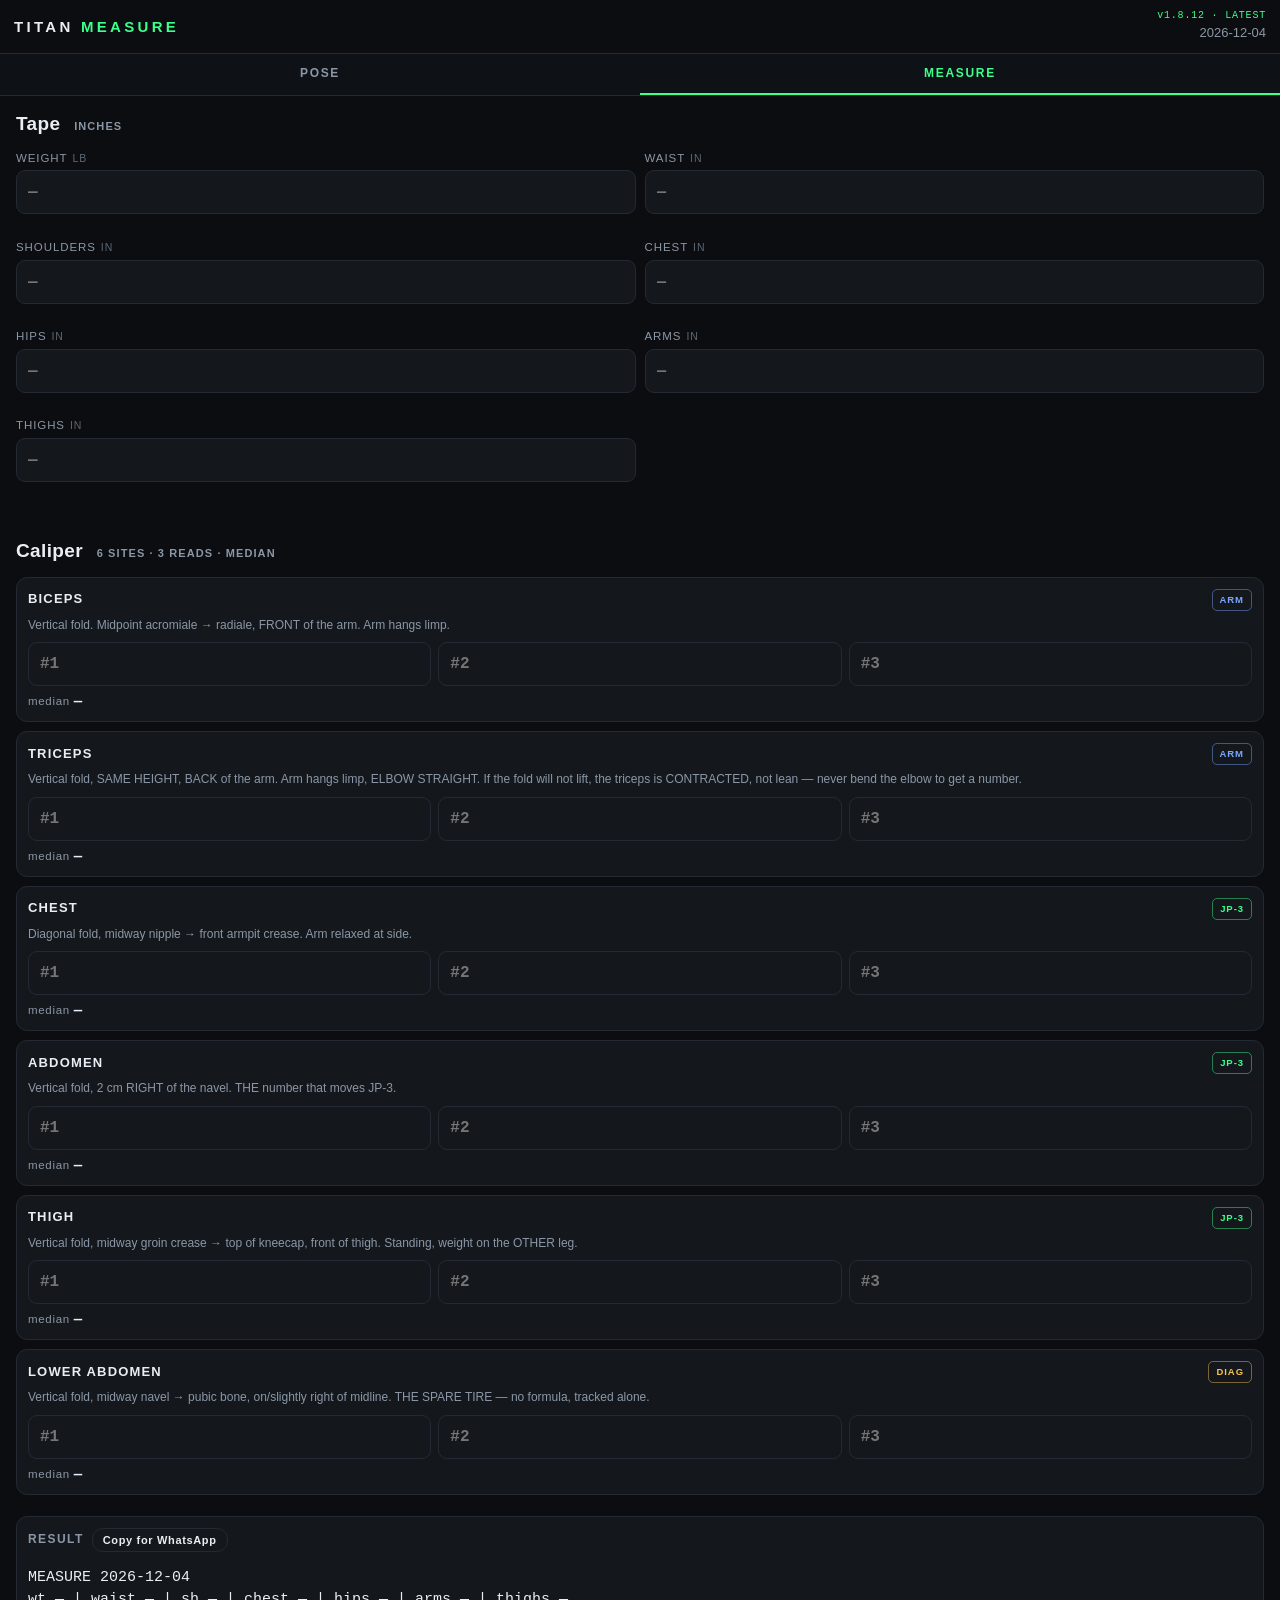
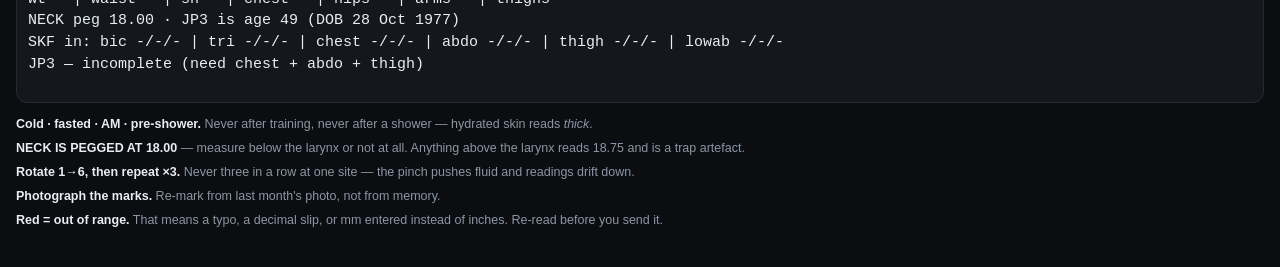
<file: measure.html>
<!DOCTYPE html>
<html lang="en">
<head>
<meta charset="utf-8">
<meta name="viewport" content="width=device-width, initial-scale=1, viewport-fit=cover">
<meta name="theme-color" content="#0b0d10">
<title>TITAN MEASURE</title>
<link rel="manifest" href="manifest.json">
<link rel="stylesheet" href="styles.css">
<script src="version.js"></script>
</head>
<body>

<header>
  <h1>TITAN <span>MEASURE</span></h1>
  <div class="hdr-right">
    <span data-version class="ver">v—</span>
    <div id="dateLbl" class="count">—</div>
  </div>
</header>

<nav class="tabs">
  <a href="./">POSE</a>
  <a href="measure.html" class="on">MEASURE</a>
</nav>

<section class="panel">

  <h2>Tape <span class="h2sub">inches</span></h2>
  <div class="grid2" id="tape"></div>
  <p class="hint" id="tapeWarn"></p>

  <h2>Caliper <span class="h2sub">6 sites · 3 reads · median</span></h2>
  <div id="sites"></div>

  <div class="exportbox">
    <h3>Result <button id="copyBtn" class="mini">Copy for WhatsApp</button></h3>
    <pre id="out">—</pre>
  </div>

  <div class="notes">
    <p><strong>Cold · fasted · AM · pre-shower.</strong> Never after training, never after a shower — hydrated skin reads <em>thick</em>.</p>
    <p><strong>NECK IS PEGGED AT 18.00</strong> — measure below the larynx or not at all. Anything above the larynx reads 18.75 and is a trap artefact.</p>
    <p><strong>Rotate 1→6, then repeat ×3.</strong> Never three in a row at one site — the pinch pushes fluid and readings drift down.</p>
    <p><strong>Photograph the marks.</strong> Re-mark from last month's photo, not from memory.</p>
    <p><strong>Red = out of range.</strong> That means a typo, a decimal slip, or mm entered instead of inches. Re-read before you send it.</p>
  </div>

</section>

<script src="measure.js"></script>
<script>
  if ('serviceWorker' in navigator) navigator.serviceWorker.register('sw.js').catch(() => {});
</script>
</body>
</html>
</file>
<file: styles.css>
:root{
  --bg:#0b0d10; --panel:#14181d; --line:#232a33;
  --ok:#3cff8c; --bad:#ff3b3b; --wait:#f5c451; --ink:#e9eef4; --dim:#8b97a6;
}
*{box-sizing:border-box; -webkit-tap-highlight-color:transparent}
html,body{margin:0;height:100%}
body{
  background:var(--bg); color:var(--ink);
  font:15px/1.45 -apple-system,BlinkMacSystemFont,"Segoe UI",Roboto,sans-serif;
  display:flex; flex-direction:column; overflow-x:hidden;
  padding-bottom:env(safe-area-inset-bottom);
}
header{
  display:flex; align-items:center; justify-content:space-between;
  padding:10px 14px; border-bottom:1px solid var(--line);
}
h1{margin:0; font-size:15px; letter-spacing:.22em; font-weight:800}
h1 span{color:var(--ok)}
.count{font-variant-numeric:tabular-nums; color:var(--dim); font-size:13px}
.hdr-right{display:flex; flex-direction:column; align-items:flex-end; gap:2px}
.ver{font:10px/1.2 ui-monospace,monospace; letter-spacing:.08em; color:var(--dim);
  font-variant-numeric:tabular-nums; white-space:nowrap}
.ver.ok{color:var(--ok)}
.ver.warn{color:var(--wait); font-weight:700}

.stage{position:relative; background:#000; flex:0 0 auto}
#cam,#overlay{display:block; width:100%; height:auto}
#overlay{position:absolute; inset:0; width:100%; height:100%}

.ready{
  position:absolute; left:50%; top:12px; transform:translateX(-50%);
  padding:9px 18px; border-radius:999px; font-weight:800; font-size:13px;
  letter-spacing:.12em; white-space:nowrap; backdrop-filter:blur(6px);
}
.ready.ok{background:rgba(60,255,140,.92); color:#04180c}
.ready.wait{background:rgba(245,196,81,.92); color:#221a02}
.timer{
  position:absolute; right:14px; bottom:12px;
  font:800 34px/1 ui-monospace,monospace; font-variant-numeric:tabular-nums;
  color:#fff; text-shadow:0 2px 14px rgba(0,0,0,.9);
}

.bar{height:4px; background:var(--line)}
.camInfo{padding:5px 14px; font:11px/1.2 ui-monospace,monospace; letter-spacing:.09em;
  color:var(--dim); background:#0e1216; border-bottom:1px solid var(--line)}
.levelInfo{padding:5px 14px; font:11px/1.2 ui-monospace,monospace; letter-spacing:.09em;
  background:#0e1216; border-bottom:1px solid var(--line)}
.levelInfo.ok{color:var(--ok)}
.levelInfo.warn{color:var(--wait)}
.levelInfo.bad{color:var(--bad); font-weight:700}
.levelInfo.off{color:var(--dim)}
.gates li.adv .dot{background:var(--wait); box-shadow:0 0 10px rgba(245,196,81,.6)}
.fill{height:100%; width:0; background:var(--ok); transition:width .4s}

.panel{padding:14px 16px 28px; display:flex; flex-direction:column; gap:12px}
h2{margin:0; font-size:19px; letter-spacing:.02em}
.cue{margin:0; color:var(--dim); font-size:14px; min-height:2.6em; transition:color .2s}
.cue.bad{color:var(--bad); font-weight:700; font-size:16px}

.gates{list-style:none; margin:0; padding:0; display:flex; flex-direction:column; gap:6px}
.gates li{
  display:flex; align-items:center; gap:9px; padding:8px 11px;
  background:var(--panel); border:1px solid var(--line); border-radius:9px; font-size:14px;
}
.gates .dot{width:10px; height:10px; border-radius:50%; background:var(--dim); flex:0 0 auto}
.gates li.ok .dot{background:var(--ok); box-shadow:0 0 10px rgba(60,255,140,.7)}
.gates li.bad .dot{background:var(--bad); box-shadow:0 0 10px rgba(255,59,59,.7)}
.gates em{margin-left:auto; font-style:normal; font-size:10px; letter-spacing:.09em;
  text-transform:uppercase; color:var(--dim); white-space:nowrap}
.gates em.estimated{color:var(--wait)}
.gates em.manual{color:#7aa7ff}

.btns{display:grid; grid-template-columns:1fr 1fr; gap:9px}
button{
  padding:15px 10px; border-radius:11px; border:1px solid var(--line);
  background:var(--panel); color:var(--ink); font-weight:800; font-size:13px;
  letter-spacing:.1em; cursor:pointer;
}
button:disabled{opacity:.38; cursor:not-allowed}
button.primary{grid-column:1/-1; background:var(--ok); color:#04180c; border-color:var(--ok)}
button.mini{display:inline-block; margin-left:8px; padding:5px 10px; font-size:11px;
  letter-spacing:.06em; font-weight:700}

.notes{font-size:12.5px; color:var(--dim); display:flex; flex-direction:column; gap:6px}
.notes p{margin:0}
.notes strong{color:var(--ink)}

.exportbox{background:var(--panel); border:1px solid var(--line); border-radius:11px; padding:11px}
.exportbox h3{margin:0 0 8px; font-size:12px; letter-spacing:.12em; color:var(--dim);
  text-transform:uppercase; display:flex; align-items:center}
pre#summary{margin:0; white-space:pre-wrap; font:12px/1.5 ui-monospace,monospace;
  color:var(--ink); max-height:280px; overflow:auto}

/* ── shared tab nav ───────────────────────────────────────────── */
.tabs{display:flex; border-bottom:1px solid var(--line); background:#0e1216}
.tabs a{
  flex:1; text-align:center; padding:11px 8px; text-decoration:none;
  color:var(--dim); font-size:12px; font-weight:800; letter-spacing:.14em;
  border-bottom:2px solid transparent;
}
.tabs a.on{color:var(--ok); border-bottom-color:var(--ok)}

/* ── MEASURE page ─────────────────────────────────────────────── */
.h2sub{font-size:11px; letter-spacing:.1em; text-transform:uppercase;
  color:var(--dim); font-weight:600; margin-left:8px}

.grid2{display:grid; grid-template-columns:1fr 1fr; gap:9px}
.field{display:flex; flex-direction:column; gap:4px}
.field > span{font-size:11.5px; letter-spacing:.08em; text-transform:uppercase; color:var(--dim)}
.field > span em{font-style:normal; color:#5d6874; margin-left:5px; font-size:10.5px}
.field small{font-size:10.5px; color:var(--bad); min-height:1.1em}

input[type=number]{
  width:100%; padding:12px 11px; border-radius:9px;
  background:var(--panel); border:1px solid var(--line); color:var(--ink);
  font:700 16px/1 ui-monospace,monospace; font-variant-numeric:tabular-nums;
  -moz-appearance:textfield;
}
input[type=number]::-webkit-outer-spin-button,
input[type=number]::-webkit-inner-spin-button{-webkit-appearance:none; margin:0}
input[type=number]:focus{outline:none; border-color:var(--ok)}
input[type=number].bad{border-color:var(--bad); background:#1e1010; color:#ff9b9b}

.hint{margin:0; font-size:12px; color:var(--dim); min-height:1.3em}
.hint.bad{color:var(--bad); font-weight:700}

.site{background:var(--panel); border:1px solid var(--line); border-radius:11px;
  padding:11px; margin-bottom:9px}
.sitehead{display:flex; align-items:center; gap:8px}
.sitehead strong{font-size:13px; letter-spacing:.09em}
.feed{margin-left:auto; font-size:9.5px; letter-spacing:.1em; font-weight:800;
  padding:3px 7px; border-radius:5px; border:1px solid var(--line); color:var(--dim)}
.feed.jp-3{color:var(--ok); border-color:rgba(60,255,140,.45)}
.feed.arm{color:#7aa7ff; border-color:rgba(122,167,255,.45)}
.feed.diag{color:var(--wait); border-color:rgba(245,196,81,.45)}
.sitecue{margin:6px 0 9px; font-size:12px; color:var(--dim); line-height:1.4}
.reads{display:grid; grid-template-columns:1fr 1fr 1fr; gap:7px}
.sitemed{margin-top:7px; font-size:11.5px; letter-spacing:.06em; color:var(--dim)}
.sitemed b{color:var(--ink); font:800 14px/1 ui-monospace,monospace}
.sitewarn{font-style:normal; color:var(--bad); font-size:11px}


/* ── v1.8.6 session mode selector ──────────────────────────────────────── */
.modeRow {
  display: flex;
  align-items: center;
  gap: 8px;
  grid-column: 1 / -1;          /* span both button columns */
  font-size: 12px;
  letter-spacing: .08em;
  color: var(--dim, #8a8a8a);
  margin-right: 4px;
}
.modeSel {
  background: #1c1c1c;
  color: #f2f2f2;
  border: 1px solid #3a3a3a;
  border-radius: 6px;
  padding: 8px 10px;
  font-size: 13px;
  font-weight: 600;
  letter-spacing: .04em;
  min-width: 168px;
}
.modeSel:focus { outline: 2px solid #d4af37; outline-offset: 1px; }
</file>
